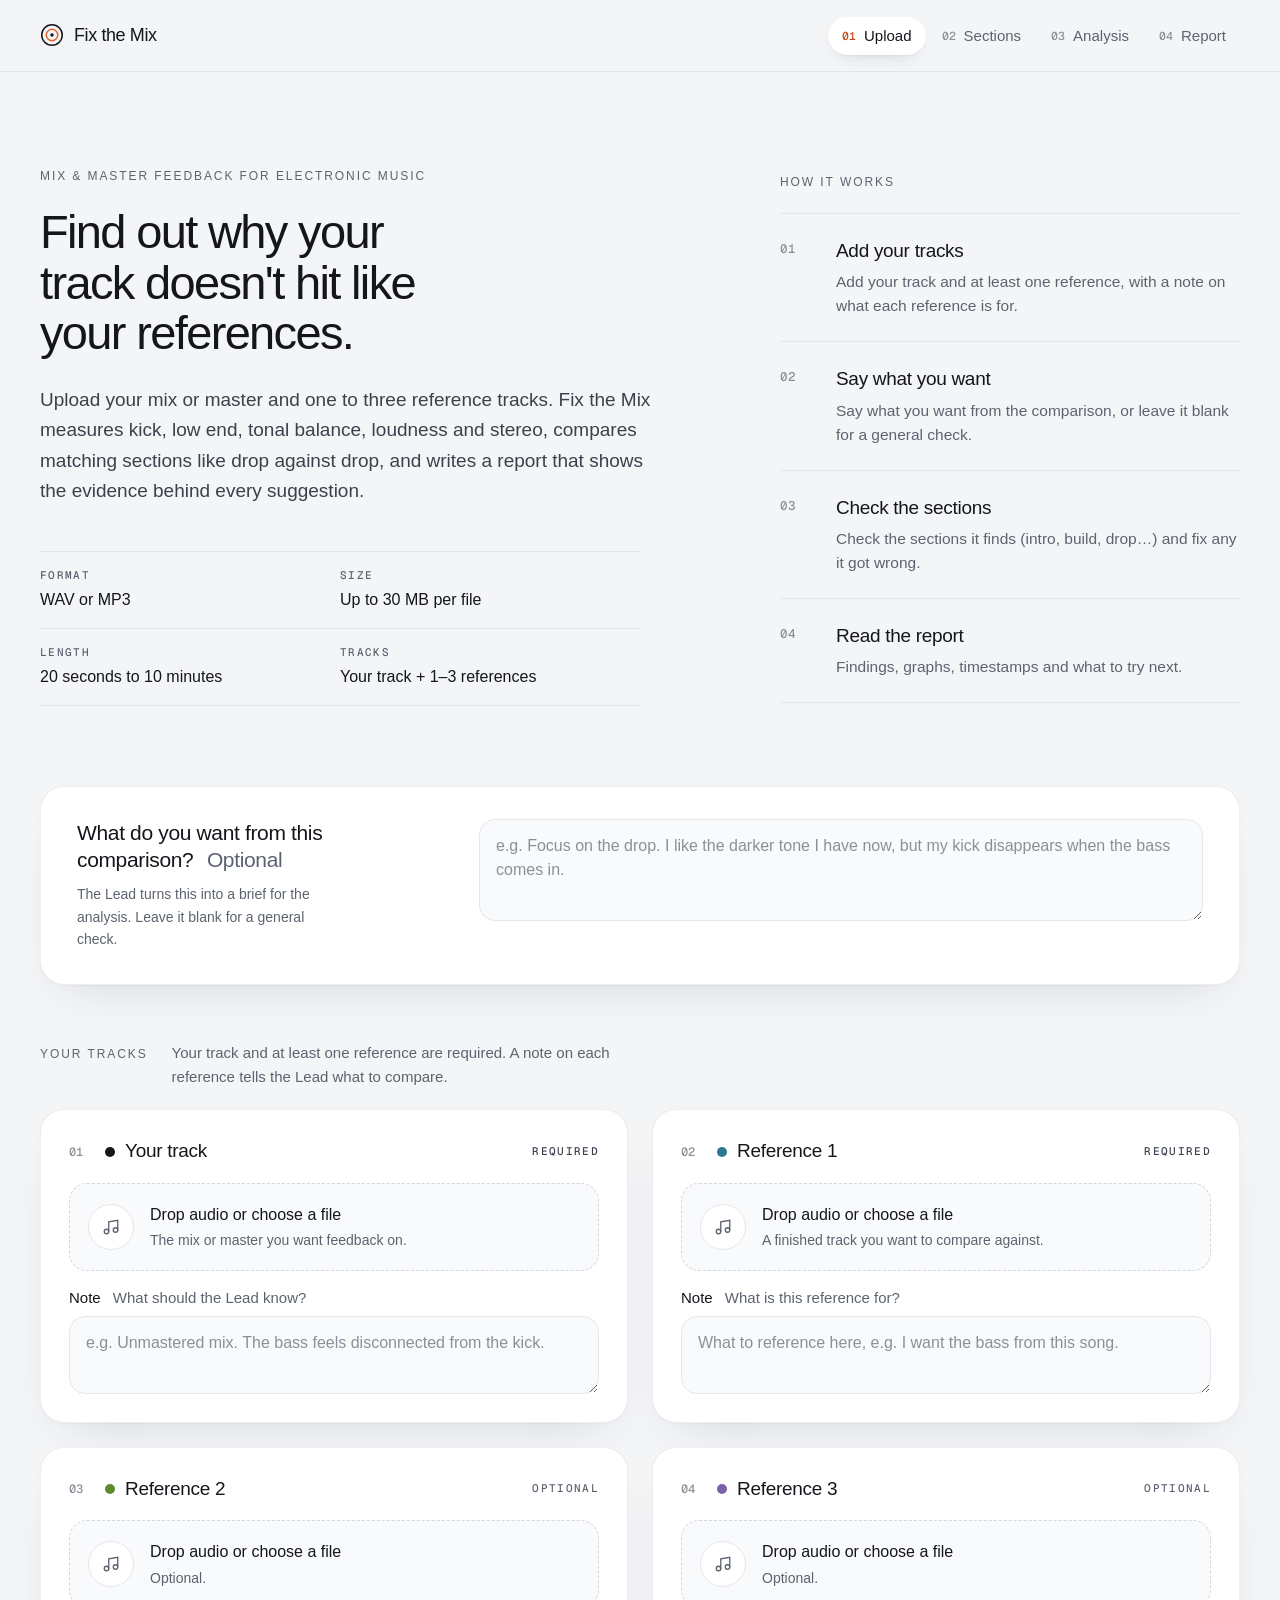
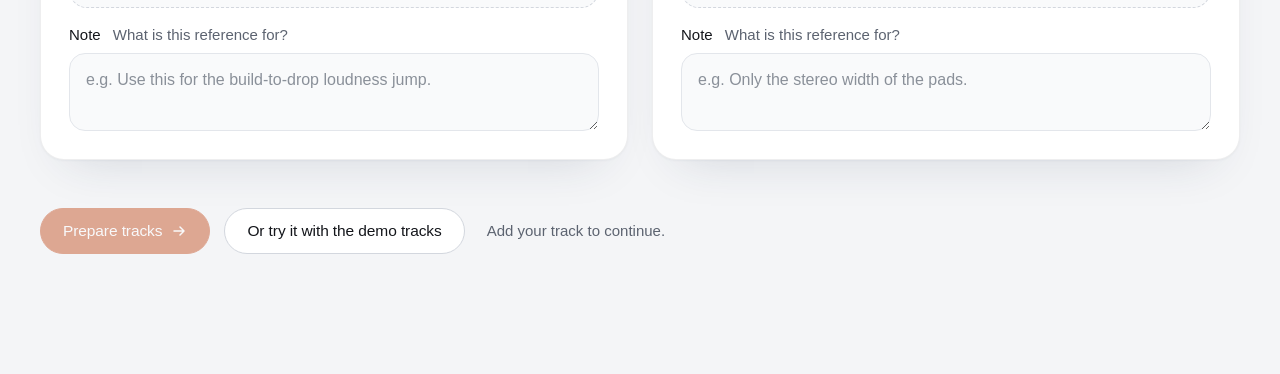
<file: static/index.html>
<!doctype html>
<html lang="en">
<head>
  <meta charset="UTF-8" />
  <meta name="viewport" content="width=device-width, initial-scale=1.0" />
  <title>Fix the Mix</title>
  <meta name="description" content="Evidence-based mix and master feedback for electronic music producers." />
  <link rel="preconnect" href="https://api.fontshare.com" crossorigin />
  <link href="https://api.fontshare.com/v2/css?f[]=satoshi@400,500,700&display=swap" rel="stylesheet" />
  <link rel="preconnect" href="https://fonts.googleapis.com" />
  <link rel="preconnect" href="https://fonts.gstatic.com" crossorigin />
  <link href="https://fonts.googleapis.com/css2?family=Geist+Mono:wght@400;500&display=swap" rel="stylesheet" />
  <link rel="stylesheet" href="/static/styles.css" />
</head>
<body>
  <header class="topbar">
    <div class="brand">
      <svg width="24" height="24" viewBox="0 0 24 24" fill="none" aria-hidden="true"><circle cx="12" cy="12" r="10.25" stroke="#14161b" stroke-width="1.5"/><circle cx="12" cy="12" r="5.75" stroke="#e8622a" stroke-width="1.5"/><circle cx="12" cy="12" r="1.75" fill="#14161b"/></svg>
      <span class="brand-text">Fix the Mix</span>
    </div>
    <nav class="steps" aria-label="Progress">
      <span class="step" data-step="upload"><b>01</b><span class="lbl">Upload</span></span>
      <span class="step" data-step="sections"><b>02</b><span class="lbl">Sections</span></span>
      <span class="step" data-step="analysis"><b>03</b><span class="lbl">Analysis</span></span>
      <span class="step" data-step="report"><b>04</b><span class="lbl">Report</span></span>
    </nav>
  </header>

  <main>
    <!-- Upload -->
    <section id="view-upload" hidden>
      <div class="hero">
        <div>
          <div class="eyebrow">Mix &amp; master feedback for electronic music</div>
          <h1>Find out why your track doesn't hit like your references.</h1>
          <p class="lede">Upload your mix or master and one to three reference tracks. Fix the Mix measures kick, low end,
            tonal balance, loudness and stereo, compares matching sections like drop against drop, and writes a report
            that shows the evidence behind every suggestion.</p>
          <dl class="limits">
            <div><dt>Format</dt><dd>WAV or MP3</dd></div>
            <div><dt>Size</dt><dd>Up to 30 MB per file</dd></div>
            <div><dt>Length</dt><dd>20 seconds to 10 minutes</dd></div>
            <div><dt>Tracks</dt><dd>Your track + 1–3 references</dd></div>
          </dl>
        </div>
        <div class="how">
          <span class="eyebrow">How it works</span>
          <ol>
            <li><span class="n">01</span><div><b>Add your tracks</b><p>Add your track and at least one reference, with a note on what each reference is for.</p></div></li>
            <li><span class="n">02</span><div><b>Say what you want</b><p>Say what you want from the comparison, or leave it blank for a general check.</p></div></li>
            <li><span class="n">03</span><div><b>Check the sections</b><p>Check the sections it finds (intro, build, drop…) and fix any it got wrong.</p></div></li>
            <li><span class="n">04</span><div><b>Read the report</b><p>Findings, graphs, timestamps and what to try next.</p></div></li>
          </ol>
        </div>
      </div>

      <div class="global-comment">
        <div>
          <label class="field-label" for="global-comment">What do you want from this comparison? <span class="field-hint">Optional</span></label>
          <p class="field-help">The Lead turns this into a brief for the analysis. Leave it blank for a general check.</p>
        </div>
        <textarea id="global-comment" rows="3" placeholder="e.g. Focus on the drop. I like the darker tone I have now, but my kick disappears when the bass comes in."></textarea>
      </div>

      <div class="sec-label">
        <span class="eyebrow">Your tracks</span>
        <p>Your track and at least one reference are required. A note on each reference tells the Lead what to compare.</p>
      </div>
      <div class="cards" id="cards"></div>

      <div class="actions">
        <button class="btn primary" id="prepare" type="button" disabled>Prepare tracks<svg width="16" height="16" viewBox="0 0 16 16" fill="none" stroke="currentColor" stroke-width="1.5" stroke-linecap="round" stroke-linejoin="round" aria-hidden="true"><path d="M3 8h10M9 4l4 4-4 4"/></svg></button>
        <button class="btn" id="demo" type="button">Or try it with the demo tracks</button>
        <span class="muted" id="prepare-hint"></span>
        <span class="form-error" id="upload-error"></span>
      </div>
    </section>

    <!-- Sections -->
    <section id="view-sections" hidden>
      <div class="view-head">
        <div>
          <div class="eyebrow">Step 2</div>
          <h2>Check the sections</h2>
          <p class="lede">These sections are suggestions from the audio. Drag a boundary to move it, split or merge
            sections, and relabel anything that's wrong. Comparisons match drop to drop and build to build, so it pays to
            get these right. Your edits become the map the analysis uses.</p>
        </div>
      </div>
      <div class="lead-strip" id="lead-strip">
        <div class="lead-main">
          <div class="lead-head">
            <span class="lead-avatar" aria-hidden="true"><svg width="22" height="22" viewBox="0 0 24 24" fill="none"><circle cx="12" cy="12" r="9" stroke="currentColor" stroke-width="1.5"/><circle cx="12" cy="12" r="4.5" stroke="currentColor" stroke-width="1.5"/></svg></span>
            <span class="lead-id"><b>Lead</b><span>Writes the brief and runs the analysis</span></span>
            <span class="badge" id="brief-badge"></span>
          </div>
          <div class="lead-msg" id="lead-msg" aria-live="polite"></div>
        </div>
        <aside class="lead-brief">
          <span class="eyebrow">The brief</span>
          <div class="brief" id="brief"></div>
        </aside>
        <form class="chat-form" id="lead-form">
          <label class="sr" for="lead-input">Reply to the Lead</label>
          <input id="lead-input" autocomplete="off" placeholder="Answer, or tell the Lead what to change in the brief…" />
          <button class="btn primary" type="submit">Send</button>
        </form>
      </div>
      <div class="keys">
        <span><kbd>Space</kbd> play / pause</span>
        <span><kbd>S</kbd> split at cursor</span>
        <span><kbd>M</kbd> merge with next</span>
        <span><kbd>+</kbd> <kbd>−</kbd> or pinch to zoom</span>
        <span>drag the waveform to scroll</span>
        <span>drag across the overview, or its window's edges, to zoom</span>
        <span>hold <kbd>Alt</kbd> while dragging a boundary to ignore the grid</span>
      </div>
      <div id="editors"></div>
      <div class="confirm-bar">
        <span class="muted" id="confirm-status"></span>
        <button class="btn primary" id="confirm" type="button">Confirm all sections<svg width="16" height="16" viewBox="0 0 16 16" fill="none" stroke="currentColor" stroke-width="1.5" stroke-linecap="round" stroke-linejoin="round" aria-hidden="true"><path d="M3 8h10M9 4l4 4-4 4"/></svg></button>
      </div>
    </section>

    <!-- Analysis -->
    <section id="view-analysis" hidden>
      <div class="an-hero">
        <div>
          <div class="eyebrow">Step 3</div>
          <h2>Analysing your track</h2>
          <p class="lede">The Lead sends specialists to compare kick, low end, tone and loudness, and stereo against your
            references, then checks the differences that matter most for your goals. This usually takes a few minutes.</p>
          <div class="stage-box">
            <span class="eyebrow">Now</span>
            <div class="stage" id="stage" aria-live="polite">Starting</div>
            <div class="fun" id="fun"></div>
            <div class="stage-meta" id="stage-meta"></div>
          </div>
        </div>
        <div class="dial-card">
          <div id="dial"></div>
          <div>
            <ul class="legend-list" id="dial-legend"></ul>
            <p class="dial-note">Each ring is one researcher's latest call. A full turn is 60 s.</p>
          </div>
        </div>
      </div>
      <div class="notice" id="analysis-notice" role="status" hidden>
        <span class="notice-icon" aria-hidden="true"><svg width="18" height="18" viewBox="0 0 16 16" fill="none" stroke="currentColor" stroke-width="1.5" stroke-linecap="round"><circle cx="8" cy="8" r="6.25"/><path d="M8 7.25v3.5M8 5.1v.1"/></svg></span>
        <div class="notice-text"><span class="tag">Notice</span><div id="analysis-notice-text"></div></div>
        <button class="btn sm primary" id="resume" type="button">Continue</button>
      </div>
      <div class="sec-label"><h3 class="sub">What's running</h3><p class="mono">Click a row for its arguments and result</p></div>
      <div class="trace" id="trace"></div>
    </section>

    <!-- Results -->
    <section id="view-results" hidden>
      <div class="view-head">
        <div class="eyebrow">Step 4</div>
        <h2>Your report</h2>
      </div>
      <div class="report-bar" id="report-bar" hidden>
        <p class="st" id="report-status"></p>
        <a class="btn sm" id="report-open" target="_blank" rel="noopener"><svg width="15" height="15" viewBox="0 0 16 16" fill="none" stroke="currentColor" stroke-width="1.5" stroke-linecap="round" stroke-linejoin="round" aria-hidden="true"><path d="M9.5 2.5h4v4M13.5 2.5L7.5 8.5M12 9.5v3.25c0 .41-.34.75-.75.75h-7.5a.75.75 0 01-.75-.75v-7.5c0-.41.34-.75.75-.75H7"/></svg>Open in a new tab</a>
        <a class="btn sm primary" id="report-pdf" download><svg width="15" height="15" viewBox="0 0 16 16" fill="none" stroke="currentColor" stroke-width="1.5" stroke-linecap="round" stroke-linejoin="round" aria-hidden="true"><path d="M8 2.5v8M4.5 7L8 10.5 11.5 7M3 13.5h10"/></svg>Download PDF</a>
      </div>
      <iframe class="report-frame" id="report-frame" title="Mix report" hidden></iframe>
      <!-- Without a written report (an older run, or the Writer failed): the Lead's accepted findings. -->
      <div class="findings-view" id="findings-view" hidden>
        <div class="notice" id="findings-note"></div>
        <p class="lede" id="res-summary"></p>
        <span class="eyebrow">Priorities</span>
        <div class="priorities" id="priorities"></div>
        <div class="two-col">
          <div class="panel"><span class="eyebrow">Keep</span><ul id="preserve"></ul></div>
          <div class="panel"><span class="eyebrow">Limitations</span><ul id="limitations"></ul></div>
        </div>
        <span class="eyebrow">Accepted findings</span>
        <div class="findings" id="findings"></div>
      </div>
      <section class="followup" aria-label="Follow-up">
        <span class="eyebrow">Ask a follow-up</span>
        <div class="chat-log" id="chat-log"></div>
        <form class="chat-form" id="chat-form">
          <label class="sr" for="chat-input">Ask a follow-up</label>
          <input id="chat-input" autocomplete="off" placeholder="e.g. Does the second drop have the same low-end problem?" />
          <button class="btn sm primary" type="submit">Ask</button>
        </form>
        <details class="trace-box" id="trace-box">
          <summary><svg class="chev" width="12" height="12" viewBox="0 0 16 16" fill="none" stroke="currentColor" stroke-width="1.75" stroke-linecap="round" stroke-linejoin="round" aria-hidden="true"><path d="M6 3.5l4.5 4.5L6 12.5"/></svg>Tool trace<span class="mono" id="trace-summary"></span></summary>
          <div class="trace" id="trace-results"></div>
        </details>
        <div class="end-actions">
          <button class="btn" id="edit-sections" type="button">Edit sections and run again</button>
          <span class="mono" id="res-usage"></span>
        </div>
      </section>
    </section>
  </main>

  <div class="overlay" id="overlay" hidden><div class="overlay-box"><span class="spinner"></span><span id="overlay-text">Working…</span></div></div>

  <script type="module" src="/static/app.js"></script>
</body>
</html>
</file>
<file: static/styles.css>
/* Fix the Mix: direction A "Calm" (DESIGN.md §9). A light, quiet page with one orange accent; the section
   editor's canvas stays a dark display (editor.js). Track and section colours are shared with the editor
   and the charts (app/audio/figures.py). */

:root {
  --bg: #f4f5f7;          /* page */
  --bg-raised: #f9fafb;   /* inputs, rails, tool groups */
  --panel: #ffffff;       /* cards */
  --panel-2: #eceef2;     /* sunk: segmented controls, tracks, hover fills */
  --line: #e3e6eb;
  --line-strong: #d3d7de;
  --hair: rgba(20, 22, 27, 0.07);
  --text: #14161b;        /* 16.6:1 on the page */
  --text-2: #3b414c;      /* 9.4:1 */
  --muted: #5c6370;       /* 5.5:1, the smallest body text */
  --faint: #8a9099;       /* placeholders and decorative numbers only */
  --accent: #c2491a;      /* orange ink: primary buttons, focus, links, the current step (4.5:1 on the page) */
  --accent-strong: #a83f16;
  --accent-soft: #fcebe2;
  --accent-ring: rgba(232, 98, 42, 0.22);
  --orange: #e8622a;      /* orange for graphics only: marks, lines, fills (3.1:1) */
  --ok: #2e7752;
  --ok-soft: #e5f1ea;
  --warn: #94600c;
  --warn-soft: #f7eedb;
  --err: #b4283f;
  --err-soft: #f8e6e9;

  --track-user: #14161b;
  --track-ref1: #2a7891;
  --track-ref2: #5d8a2c;
  --track-ref3: #7a62a8;

  --radius: 24px;
  --radius-md: 16px;
  --radius-sm: 12px;
  --shadow: 0 1px 2px rgba(36, 52, 77, 0.04), 0 24px 48px -28px rgba(36, 52, 77, 0.18);
  --shadow-pill: 0 1px 2px rgba(36, 52, 77, 0.06), 0 8px 20px -12px rgba(36, 52, 77, 0.28);
  --shadow-lift: 0 2px 6px rgba(36, 52, 77, 0.05), 0 40px 80px -36px rgba(36, 52, 77, 0.28);
  --ease: cubic-bezier(0.16, 1, 0.3, 1);
  --font: "Satoshi", "Helvetica Neue", Helvetica, Arial, sans-serif;
  --mono: "Geist Mono", "JetBrains Mono", ui-monospace, "SF Mono", Menlo, monospace;
}

* { box-sizing: border-box; }
html { color-scheme: light; -webkit-text-size-adjust: 100%; }
body {
  margin: 0;
  background: var(--bg);
  color: var(--text);
  font: 400 17px/1.6 var(--font);
  -webkit-font-smoothing: antialiased;
  text-rendering: optimizeLegibility;
  min-height: 100vh;
}
button, input, select, textarea { font: inherit; color: inherit; }
[hidden] { display: none !important; }
:focus-visible { outline: 2px solid var(--accent); outline-offset: 3px; }

/* --- Top bar --- */
.topbar {
  position: sticky; top: 0; z-index: 20;
  display: flex; align-items: center; gap: 20px;
  height: 72px; padding: 0 40px;
  background: rgba(244, 245, 247, 0.84);
  -webkit-backdrop-filter: saturate(1.4) blur(16px);
  backdrop-filter: saturate(1.4) blur(16px);
  border-bottom: 1px solid var(--hair);
}
.brand { display: flex; align-items: center; gap: 10px; font-weight: 500; letter-spacing: -0.4px; font-size: 18px; white-space: nowrap; }
.brand svg { flex: none; }
.steps { display: flex; align-items: center; gap: 2px; margin-left: auto; }
.step { display: flex; align-items: center; gap: 8px; height: 38px; padding: 0 14px; border-radius: 999px; font-size: 15px; color: var(--muted); transition: background .18s, color .18s; }
.step b { font: 500 11.5px/1 var(--mono); color: var(--faint); }
.step.active { color: var(--text); background: var(--panel); box-shadow: var(--shadow-pill); }
.step.active b { color: var(--accent); }
.step.done { color: var(--text-2); }
.step.done b { color: var(--ok); }

main { max-width: 1280px; margin: 0 auto; padding: 40px 40px 120px; }

/* --- Type --- */
.eyebrow { display: block; font: 500 12px/1.4 var(--font); letter-spacing: .16em; text-transform: uppercase; color: var(--muted); }
h1 { font-size: 47px; line-height: 1.08; letter-spacing: -1.65px; margin: 22px 0 26px; font-weight: 500; }
h2 { font-size: 37px; line-height: 1.12; letter-spacing: -0.9px; margin: 12px 0 14px; font-weight: 500; }
.lede { color: var(--text-2); font-size: 19px; line-height: 1.6; max-width: 60ch; margin: 0; }
.muted { color: var(--muted); }
.mono { font-family: var(--mono); font-size: 0.92em; font-feature-settings: "tnum" 1; }

/* --- Upload view --- */
.hero { display: grid; grid-template-columns: minmax(0, 7fr) minmax(0, 5fr); gap: 96px; align-items: start; padding: 56px 0 80px; }
.hero h1 { max-width: 14.5ch; }
.limits { display: grid; grid-template-columns: repeat(2, minmax(0, 1fr)); max-width: 600px; margin: 44px 0 0; border-top: 1px solid var(--line); }
.limits div { padding: 16px 0 15px; border-bottom: 1px solid var(--line); }
.limits div:nth-child(odd) { padding-right: 24px; }
.limits dt { margin-bottom: 4px; font: 500 11px/1.4 var(--mono); letter-spacing: .12em; text-transform: uppercase; color: var(--muted); }
.limits dd { margin: 0; font-size: 16px; }
.how { padding-top: 6px; }
.how ol { list-style: none; margin: 22px 0 0; padding: 0; border-top: 1px solid var(--line); }
.how li { display: grid; grid-template-columns: 56px minmax(0, 1fr); padding: 22px 0 23px; border-bottom: 1px solid var(--line); }
.how .n { padding-top: 7px; font: 500 12.5px/1 var(--mono); color: var(--faint); }
.how b { display: block; margin-bottom: 4px; font-weight: 500; font-size: 19px; letter-spacing: -0.3px; }
.how p { margin: 0; font-size: 15.5px; line-height: 1.55; color: var(--muted); }

.field { display: grid; gap: 8px; }
.field-label { display: block; font: 500 15px/1.4 var(--font); }
.field-hint { font-weight: 400; color: var(--muted); margin-left: 8px; }
.field-help { margin: 10px 0 0; font-size: 14px; color: var(--muted); max-width: 34ch; }
textarea {
  width: 100%; resize: vertical; min-height: 76px;
  background: var(--bg-raised); border: 1px solid var(--line); border-radius: var(--radius-md);
  padding: 14px 16px; color: var(--text); font-size: 16px; line-height: 1.5;
  transition: border-color .18s, box-shadow .18s, background .18s;
}
textarea::placeholder, input::placeholder { color: var(--faint); opacity: 1; }
textarea:focus, select:focus, input:focus { outline: none; border-color: var(--accent); background: var(--panel); box-shadow: 0 0 0 4px var(--accent-ring); }

.global-comment {
  display: grid; grid-template-columns: minmax(0, 4fr) minmax(0, 8fr); gap: 40px; align-items: start;
  margin-bottom: 56px; padding: 32px 36px 34px;
  background: var(--panel); border: 1px solid var(--hair); border-radius: var(--radius); box-shadow: var(--shadow);
}
.global-comment .field-label { font-size: 21px; letter-spacing: -0.35px; line-height: 1.3; }
.global-comment textarea { min-height: 84px; }
.sec-label { display: flex; align-items: baseline; gap: 24px; flex-wrap: wrap; margin: 0 0 20px; }
.sec-label p { margin: 0; font-size: 15px; color: var(--muted); max-width: 56ch; }

.cards { display: grid; grid-template-columns: repeat(2, minmax(0, 1fr)); gap: 24px; }
.card {
  display: grid; gap: 16px; align-content: start; padding: 26px 28px 28px; border-radius: var(--radius);
  background: var(--panel); border: 1px solid var(--hair); box-shadow: var(--shadow);
}
.card-head { display: flex; align-items: center; gap: 10px; }
.card-n { width: 26px; font: 500 12px/1 var(--mono); color: var(--faint); }
.card-title { font-weight: 500; font-size: 19px; letter-spacing: -0.3px; }
.dot { width: 10px; height: 10px; border-radius: 50%; background: var(--c); flex: none; }
.tag { margin-left: auto; font: 500 11px/1 var(--mono); text-transform: uppercase; letter-spacing: .12em; color: var(--muted); }
.tag.req { color: var(--text-2); }

.drop {
  display: flex; align-items: center; gap: 16px; min-height: 88px; padding: 16px 18px;
  border: 1px dashed var(--line-strong); border-radius: 18px; background: var(--bg-raised); cursor: pointer;
  transition: border-color .18s, background .18s;
}
.drop:hover { border-color: var(--faint); background: var(--panel); }
.drop.over { border-color: var(--accent); background: var(--accent-soft); }
.drop-icon { flex: none; display: grid; place-items: center; width: 46px; height: 46px; border-radius: 50%; background: var(--panel); border: 1px solid var(--line); color: var(--muted); }
.drop.has-file .drop-icon { color: var(--c); }
.drop-text { display: grid; gap: 2px; flex: 1; min-width: 0; }
.drop-main { font-weight: 500; font-size: 16px; white-space: nowrap; overflow: hidden; text-overflow: ellipsis; }
.drop-sub { font-size: 14px; color: var(--muted); }
.drop.has-file .drop-sub { font: 12.5px/1.5 var(--mono); }
.drop input { display: none; }
.drop.has-file { border-style: solid; border-color: var(--line); background: var(--panel); }
.remove {
  flex: none; display: grid; place-items: center; width: 32px; height: 32px; padding: 0;
  border: 1px solid var(--line); border-radius: 50%; background: var(--panel); color: var(--muted); cursor: pointer;
}
.remove:hover { color: var(--text); border-color: var(--faint); }

.status { display: flex; align-items: center; gap: 8px; min-height: 22px; font: 400 13px/1.5 var(--mono); color: var(--muted); }
.status:empty { display: none; }
.status.err { color: var(--err); font: 400 14.5px/1.5 var(--font); }
.status.ok { color: var(--ok); }
.bar { flex: 1; height: 4px; border-radius: 4px; background: var(--panel-2); overflow: hidden; }
.bar > span { display: block; height: 100%; width: 0; background: var(--accent); transition: width .2s; }
.bar.indeterminate > span { width: 35%; animation: slide 1.1s ease-in-out infinite; }
@keyframes slide { 0% { transform: translateX(-100%); } 100% { transform: translateX(300%); } }
.spinner { width: 13px; height: 13px; border: 2px solid var(--line-strong); border-top-color: var(--accent); border-radius: 50%; animation: spin .8s linear infinite; flex: none; }
@keyframes spin { to { transform: rotate(360deg); } }

.actions { display: flex; align-items: center; gap: 14px; margin-top: 48px; flex-wrap: wrap; }
.actions .muted { font-size: 15px; margin-left: 8px; }
.btn {
  display: inline-flex; align-items: center; justify-content: center; gap: 9px; height: 46px; padding: 0 22px;
  border-radius: 999px; border: 1px solid var(--line-strong); background: var(--panel); color: var(--text);
  font: 500 15.5px/1 var(--font); letter-spacing: -0.1px; white-space: nowrap; text-decoration: none; cursor: pointer;
  transition: transform .18s var(--ease), background .18s, border-color .18s, box-shadow .18s, opacity .18s;
}
.btn:hover { border-color: var(--faint); }
.btn:active { transform: scale(0.98); }
.btn:disabled { opacity: .45; cursor: not-allowed; transform: none; }
.btn svg { flex: none; }
.btn.primary { background: var(--accent); border-color: var(--accent); color: #fff; box-shadow: 0 10px 24px -12px rgba(194, 73, 26, 0.65); }
.btn.primary:hover { background: var(--accent-strong); border-color: var(--accent-strong); }
.btn.primary:disabled { box-shadow: none; }
.btn.ghost { background: transparent; border-color: transparent; color: var(--text-2); }
.btn.ghost:hover { color: var(--text); background: var(--panel); border-color: var(--line); }
.form-error { color: var(--err); font-size: 14.5px; }

/* --- Sections view --- */
.view-head { padding-top: 40px; margin-bottom: 40px; }
.keys { display: flex; flex-wrap: wrap; align-items: center; gap: 10px 20px; padding: 30px 4px 26px; font-size: 13.5px; color: var(--muted); }
.keys > span { display: inline-flex; align-items: center; gap: 6px; }
kbd {
  display: inline-grid; place-items: center; min-width: 26px; height: 26px; padding: 0 7px; border-radius: 8px;
  background: var(--panel); border: 1px solid var(--line); box-shadow: 0 1px 0 var(--line-strong);
  font: 500 12px/1 var(--mono); color: var(--text);
}
.sr { position: absolute; width: 1px; height: 1px; overflow: hidden; clip: rect(0 0 0 0); white-space: nowrap; }

.editor {
  margin-bottom: 28px; padding: 24px 28px 22px; border-radius: var(--radius);
  background: var(--panel); border: 1px solid var(--hair); box-shadow: var(--shadow);
  outline: none; transition: background .18s, box-shadow .18s;
}
.editor:focus-visible { box-shadow: var(--shadow), 0 0 0 3px var(--accent-ring); }
.editor.accepted { background: rgba(255, 255, 255, 0.6); box-shadow: none; }
.ed-head { display: flex; align-items: center; gap: 12px; flex-wrap: wrap; margin-bottom: 18px; }
.ed-title { font-size: 20px; font-weight: 500; letter-spacing: -0.4px; white-space: nowrap; }
.ed-file { flex: 1 1 160px; min-width: 0; font: 400 13px/1.4 var(--mono); color: var(--muted); white-space: nowrap; overflow: hidden; text-overflow: ellipsis; }
.btn.sm { height: 38px; padding: 0 16px; font-size: 14.5px; }
.badge {
  display: inline-flex; align-items: center; gap: 7px; height: 28px; padding: 0 12px; border-radius: 999px;
  background: var(--panel-2); color: var(--text-2); font: 500 13px/1 var(--font); white-space: nowrap;
}
.badge.ok { background: var(--ok-soft); color: var(--ok); }
.badge.warn { background: var(--warn-soft); color: var(--warn); }
.badge .pulse { width: 7px; height: 7px; border-radius: 50%; background: var(--orange); animation: breathe 2.4s var(--ease) infinite; }
@keyframes breathe { 0%, 100% { opacity: .35; transform: scale(.8); } 50% { opacity: 1; transform: scale(1); } }

/* The waveform frames: dark displays inside the light card (editor.js draws them). */
.canvas-wrap { position: relative; border-radius: 18px; overflow: hidden; background: #0e1115; border: 1px solid #0e1115; }
.ov-wrap { margin-bottom: 10px; border-radius: 14px; }
.overview { display: block; width: 100%; height: 44px; cursor: crosshair; touch-action: pan-y; }
.main-canvas { display: block; width: 100%; height: 240px; cursor: crosshair; }

.toolbar { display: flex; flex-wrap: wrap; align-items: flex-end; gap: 16px 22px; padding-top: 18px; }
.tg { display: grid; gap: 7px; }
.tg-l { padding-left: 4px; font: 500 10.5px/1 var(--mono); letter-spacing: .14em; text-transform: uppercase; color: var(--muted); }
.group { display: flex; align-items: center; gap: 2px; padding: 3px; border-radius: 999px; background: var(--bg-raised); border: 1px solid var(--line); }
.tb {
  display: inline-flex; align-items: center; gap: 6px; height: 32px; padding: 0 13px; border-radius: 999px;
  border: 0; background: transparent; color: var(--text-2); font: 500 13.5px/1 var(--font); cursor: pointer; white-space: nowrap;
  transition: background .18s, color .18s, transform .18s var(--ease);
}
.tb:hover { background: var(--panel); color: var(--text); }
.tb:active { transform: scale(0.97); }
.tb.on { background: var(--panel); color: var(--text); box-shadow: 0 1px 2px rgba(36, 52, 77, 0.1), 0 0 0 1px var(--line); }
.tb.play { padding: 0 15px 0 12px; background: var(--text); color: #fff; }
.tb.play:hover { background: #2a2e36; color: #fff; }
.tb svg { width: 14px; height: 14px; }
.tb .mono, .tb.mono { font-family: var(--mono); font-size: 12.5px; font-weight: 500; }
.tb-sep { width: 1px; height: 18px; margin: 0 4px; background: var(--line-strong); }
.toolbar select {
  appearance: none; height: 32px; padding: 0 30px 0 13px; border: 0; border-radius: 999px; cursor: pointer;
  background: var(--panel) url("data:image/svg+xml,%3Csvg xmlns='http://www.w3.org/2000/svg' width='10' height='10' viewBox='0 0 10 10' fill='none' stroke='%235c6370' stroke-width='1.5' stroke-linecap='round'%3E%3Cpath d='M2.5 4l2.5 2.5L7.5 4'/%3E%3C/svg%3E") no-repeat right 11px center;
  box-shadow: 0 0 0 1px var(--line); font: 500 13.5px/1 var(--font); color: var(--text);
}
.toolbar input[type=number] {
  width: 88px; height: 32px; padding: 0 8px 0 12px; border: 0; border-radius: 999px;
  background: var(--panel); box-shadow: 0 0 0 1px var(--line); font: 500 13px/1 var(--mono); color: var(--text);
}
.toolbar select:focus, .toolbar input[type=number]:focus { outline: none; background-color: var(--panel); box-shadow: 0 0 0 2px var(--accent); }
.tg-readout { margin-left: auto; justify-items: end; }
.readout {
  display: inline-flex; align-items: center; justify-content: center; min-width: 176px; height: 40px; padding: 0 16px;
  border-radius: 12px; background: var(--bg-raised); border: 1px solid var(--line);
  font: 500 15px/1 var(--mono); letter-spacing: -0.2px; color: var(--text); white-space: nowrap;
}

.confirm-bar {
  position: fixed; left: 0; right: 0; bottom: 0; z-index: 15;
  display: flex; align-items: center; justify-content: flex-end; gap: 24px;
  min-height: 78px; padding: 12px max(40px, calc((100vw - 1280px) / 2 + 40px));
  background: rgba(255, 255, 255, 0.86); -webkit-backdrop-filter: saturate(1.4) blur(16px); backdrop-filter: saturate(1.4) blur(16px);
  border-top: 1px solid var(--hair);
}
.confirm-bar .muted { font-size: 15px; }
.confirm-bar b { font: 500 14px/1 var(--mono); color: var(--text); }

/* --- The Lead's brief (sections view) --- */
.lead-strip {
  display: grid; grid-template-columns: minmax(0, 7fr) minmax(0, 5fr); overflow: hidden;
  background: var(--panel); border: 1px solid var(--hair); border-radius: var(--radius); box-shadow: var(--shadow);
}
.lead-main { padding: 34px 44px 30px; }
.lead-head { display: flex; align-items: center; gap: 14px; flex-wrap: wrap; margin-bottom: 22px; }
.lead-avatar { flex: none; display: grid; place-items: center; width: 44px; height: 44px; border-radius: 50%; background: var(--accent-soft); color: var(--accent); }
.lead-id b { display: block; font-weight: 500; font-size: 18px; letter-spacing: -0.3px; line-height: 1.2; }
.lead-id span { font-size: 14px; color: var(--muted); }
.lead-head .badge { margin-left: auto; }
.lead-msg { max-width: 66ch; font-size: 16px; line-height: 1.65; color: var(--text-2); }
.lead-msg p { margin: 0 0 14px; }
.lead-msg p:last-child { margin-bottom: 0; }
.lead-msg ul { list-style: none; margin: 0 0 14px; padding: 0; }
.lead-msg li { position: relative; margin: 0 0 8px; padding-left: 22px; }
.lead-msg li::before { content: ""; position: absolute; left: 3px; top: .82em; width: 9px; height: 1px; background: var(--faint); }
.lead-msg strong { font-weight: 500; color: var(--text); }
.skel { display: grid; gap: 12px; padding: 6px 0 10px; }
.skel i { position: relative; display: block; height: 12px; border-radius: 6px; background: var(--panel-2); overflow: hidden; }
.skel i::after { content: ""; position: absolute; inset: 0; background: linear-gradient(90deg, transparent, rgba(255, 255, 255, 0.85), transparent); transform: translateX(-100%); animation: sheen 1.8s var(--ease) infinite; }
@keyframes sheen { to { transform: translateX(100%); } }
.thinking { display: flex; align-items: center; gap: 10px; color: var(--muted); }
.lead-brief { padding: 34px 36px 30px; background: var(--bg-raised); border-left: 1px solid var(--hair); }
.brief dl { margin: 18px 0 0; border-top: 1px solid var(--line); }
.brief dl > div { display: grid; grid-template-columns: 104px minmax(0, 1fr); gap: 14px; padding: 13px 0; border-bottom: 1px solid var(--line); }
.brief dt { display: flex; align-items: flex-start; gap: 7px; padding-top: 3px; font: 500 11px/1.5 var(--mono); letter-spacing: .1em; text-transform: uppercase; color: var(--muted); }
.brief dt .dot { width: 8px; height: 8px; margin-top: 4px; }
.brief dd { margin: 0; font-size: 14.5px; line-height: 1.55; color: var(--text-2); }
.brief dd ul { display: grid; gap: 5px; list-style: none; margin: 0; padding: 0; }
.brief .not { display: block; color: var(--muted); font-style: italic; }
.brief-empty { margin: 18px 0 0; font-size: 14.5px; color: var(--muted); }
.chat-form { display: flex; gap: 10px; margin-top: 12px; }
.chat-form input {
  flex: 1; min-width: 0; height: 46px; padding: 0 20px; border-radius: 999px;
  background: var(--bg-raised); border: 1px solid var(--line); color: var(--text); font-size: 16px;
  transition: border-color .18s, box-shadow .18s, background .18s;
}
.lead-strip .chat-form { grid-column: 1 / -1; align-items: center; margin: 0; padding: 14px 16px 14px 20px; border-top: 1px solid var(--hair); background: var(--panel); }

/* --- Analysis view --- */
h3.sub { margin: 30px 0 10px; font: 500 12px/1.4 var(--font); letter-spacing: .16em; text-transform: uppercase; color: var(--muted); }
.sec-label h3.sub { margin: 0; font-size: 22px; line-height: 1.3; letter-spacing: -0.4px; text-transform: none; color: var(--text); }
.sec-label p.mono { font-size: 12.5px; }

.an-hero { display: grid; grid-template-columns: minmax(0, 4.4fr) minmax(0, 7.6fr); gap: 64px; align-items: center; padding: 40px 0 56px; }
.stage-box { display: grid; gap: 10px; margin-top: 44px; padding-top: 26px; border-top: 1px solid var(--line); }
.stage { font-size: 26px; line-height: 1.25; letter-spacing: -0.6px; }
.fun { min-height: 28px; font-size: 17px; color: var(--muted); }
.stage-meta { margin-top: 8px; font: 400 13px/1.5 var(--mono); color: var(--muted); }

.dial-card {
  display: grid; grid-template-columns: minmax(0, 1fr) 232px; gap: 36px; align-items: center; padding: 36px 36px 32px;
  background: var(--panel); border: 1px solid var(--hair); border-radius: var(--radius); box-shadow: var(--shadow);
}
.dial { display: block; width: 100%; max-width: 440px; height: auto; margin: 0 auto; overflow: visible; }
.dial .tick { stroke: var(--line-strong); stroke-width: 1; }
.dial .tick.l { stroke: var(--faint); }
.dial .ring { fill: none; stroke: var(--panel-2); stroke-width: 5; }
.dial .arc { fill: none; stroke: var(--c); stroke-width: 5; stroke-linecap: round; }
.dial .head circle { fill: var(--c); }
.dial .head .knob { stroke: #fff; stroke-width: 1.5; }
.dial .head .halo { opacity: 0; transform-box: fill-box; transform-origin: center; }
.dial .head.live .halo { opacity: .22; animation: halo 2.8s var(--ease) infinite; }
@keyframes halo { 0%, 100% { opacity: .12; transform: scale(.8); } 50% { opacity: .3; transform: scale(1.15); } }
.dial .rlab { font: 500 9px/1 var(--mono); letter-spacing: .12em; text-transform: uppercase; fill: var(--muted); }
.dial .clock { font: 500 34px/1 var(--mono); letter-spacing: -1px; fill: var(--text); }
.dial .clock-l { font: 500 9.5px/1 var(--mono); letter-spacing: .16em; fill: var(--muted); }
.dial .sweep { transform-origin: 220px 220px; animation: spin 60s linear infinite; }
.dial .sweep circle { fill: var(--text); }
.dial .rp { fill: none; stroke: var(--orange); stroke-width: 1; opacity: 0; transform-box: fill-box; transform-origin: center; animation: ripple 7.2s var(--ease) infinite; }
.dial.idle .sweep, .dial.idle .rp { animation: none; }
.dial.idle .sweep { opacity: 0; }
@keyframes ripple { 0% { opacity: .5; transform: scale(.6); } 70% { opacity: 0; transform: scale(1.5); } 100% { opacity: 0; transform: scale(1.5); } }
.legend-list { list-style: none; margin: 0; padding: 0; border-top: 1px solid var(--line); }
.legend-list li { display: grid; grid-template-columns: 14px minmax(0, 1fr) auto; gap: 4px 10px; align-items: center; padding: 12px 0; border-bottom: 1px solid var(--line); }
.legend-list .k { width: 14px; height: 4px; border-radius: 2px; background: var(--c); }
.legend-list b { font-weight: 500; font-size: 15px; }
.legend-list .t { font: 400 12.5px/1 var(--mono); color: var(--muted); }
.legend-list .s { grid-column: 2 / -1; margin-top: -2px; font-size: 13px; color: var(--muted); }
.legend-list li.live .t { color: var(--text); }
.legend-list li.err .k { background: var(--err); }
.legend-list li.err .s { color: var(--err); }
.legend-list li.off .k { background: var(--panel-2); }
.legend-list li.off b { color: var(--muted); }
.dial-note { margin: 14px 0 0; font-size: 12.5px; line-height: 1.5; color: var(--muted); }

.notice {
  display: flex; align-items: center; gap: 16px; margin: 0 0 40px; padding: 18px 18px 18px 22px;
  border-radius: 20px; background: var(--panel); border: 1px solid var(--line); color: var(--text-2); font-size: 15.5px;
}
.notice-icon { flex: none; display: grid; place-items: center; width: 36px; height: 36px; border-radius: 50%; background: var(--warn-soft); color: var(--warn); }
.notice-text { flex: 1; min-width: 0; }
.notice .tag { display: block; margin: 0 0 4px; }
.notice p { margin: 0; }
.notice .btn { flex: none; margin-left: auto; }

/* The trace: one row per task in tree order, on a shared time axis. */
.trace { position: relative; border-top: 1px solid var(--line); font-size: 14.5px; }
.tr-axis, .tr > summary { display: grid; grid-template-columns: minmax(0, 360px) minmax(0, 1fr) 92px; gap: 20px; align-items: center; }
.tr-axis { height: 34px; border-bottom: 1px solid var(--line); font: 400 11px/1 var(--mono); color: var(--muted); }
.tr-axis .ax { position: relative; height: 100%; }
.tr-axis .ax span { position: absolute; top: 12px; transform: translateX(-50%); }
.tr-axis .ax span:first-child { transform: none; }
.tr-axis .r { text-align: right; }
.tr { border-bottom: 1px solid var(--hair); }
.tr > summary { min-height: 42px; padding: 0 6px 0 4px; border-radius: 10px; list-style: none; cursor: pointer; transition: background .18s; }
.tr > summary::-webkit-details-marker { display: none; }
.tr > summary:hover { background: rgba(255, 255, 255, 0.7); }
.tr-l { display: flex; align-items: center; gap: 8px; min-width: 0; padding-left: calc(var(--d, 0) * 22px); color: var(--text-2); }
.tr-l .nm { overflow: hidden; text-overflow: ellipsis; white-space: nowrap; }
.tr-l .chev { flex: none; color: var(--faint); transition: transform .18s var(--ease); }
.tr[open] .chev { transform: rotate(90deg); }
.tr-l .elbow { flex: none; width: 10px; height: 10px; margin: -8px -2px 0 -10px; border-left: 1px solid var(--line-strong); border-bottom: 1px solid var(--line-strong); border-bottom-left-radius: 4px; }
.tr.model_call .tr-l { color: var(--text); font-weight: 500; }
.tr.helper .tr-l { color: var(--muted); }
.tr.error .tr-l { color: var(--err); }
.tr-l .badge { height: 20px; padding: 0 8px; font-size: 11.5px; }
.badge.err { background: var(--err-soft); color: var(--err); }
.rd { flex: none; padding: 4px 6px; border-radius: 6px; background: var(--panel-2); color: var(--text-2); font: 500 10.5px/1 var(--mono); }
.tr.error .rd { background: var(--err-soft); color: var(--err); }
.tr-lane { position: relative; height: 12px; }
.tr-bar { position: absolute; top: 2px; height: 8px; border-radius: 4px; background: var(--c); overflow: hidden; }
.tr.helper .tr-bar { top: 3px; height: 6px; }
.tr-bar.dot { width: 8px !important; height: 8px; top: 2px; margin-left: -4px; border-radius: 50%; }
.tr-bar.run::after { content: ""; position: absolute; inset: 0; background: linear-gradient(90deg, transparent, rgba(255, 255, 255, 0.7), transparent); transform: translateX(-100%); animation: sheen 2.6s var(--ease) infinite; }
.tr-time { display: flex; justify-content: flex-end; align-items: center; gap: 7px; font: 400 12.5px/1 var(--mono); color: var(--muted); }
.tr-time .live { width: 6px; height: 6px; border-radius: 50%; background: var(--orange); animation: breathe 2.4s var(--ease) infinite; }
.tr.error .tr-time { color: var(--err); }
.tr-body { display: grid; grid-template-columns: repeat(2, minmax(0, 1fr)); gap: 14px 20px; padding: 6px 6px 20px calc(var(--d, 0) * 22px + 26px); }
.tr-meta { grid-column: 1 / -1; font: 400 12px/1.5 var(--mono); color: var(--muted); }
.tr-k { display: block; margin-bottom: 8px; font: 500 10.5px/1 var(--mono); letter-spacing: .12em; text-transform: uppercase; color: var(--muted); }
.tr-body pre {
  margin: 0; max-height: 260px; overflow: auto; padding: 12px 14px; border-radius: 12px; background: var(--panel); border: 1px solid var(--line);
  font: 400 12px/1.6 var(--mono); color: var(--text-2); white-space: pre-wrap; word-break: break-word;
}
.tr.error pre.res { border-color: #efc9d0; background: var(--err-soft); color: #7d1b2c; }

/* --- Results view --- */
/* One reading column: the bar, the report, the follow-up and the trace line up. */
#view-results > * { max-width: 1000px; margin-left: auto; margin-right: auto; }
.report-bar {
  display: flex; align-items: center; gap: 12px; flex-wrap: wrap; margin-bottom: 32px; padding: 10px 10px 10px 14px;
  border-radius: 999px; background: var(--panel); border: 1px solid var(--line);
}
.st { display: flex; align-items: center; gap: 12px; flex: 1; min-width: 240px; margin: 0; font-size: 15px; line-height: 1.45; color: var(--text-2); }
.st .ic { flex: none; display: grid; place-items: center; width: 28px; height: 28px; border-radius: 50%; background: var(--ok-soft); color: var(--ok); }
.st.warn { color: var(--warn); }
.st.warn .ic { background: var(--warn-soft); color: var(--warn); }
.report-frame {
  display: block; width: 100%; min-height: 600px; border: 1px solid var(--hair); border-radius: 28px;
  background: var(--panel); box-shadow: var(--shadow-lift); overflow: hidden;
}

/* Without a written report: the Lead's accepted findings, laid out like the report. */
.findings-view > .notice { margin-bottom: 36px; }
.findings-view > .lede { max-width: none; margin-bottom: 72px; font-size: 21px; line-height: 1.55; letter-spacing: -0.25px; color: var(--text); }
.findings-view > .eyebrow { margin-bottom: 16px; }
.priorities { margin-bottom: 72px; }
.priority { display: grid; grid-template-columns: 72px minmax(0, 1fr); padding: 34px 0 30px; border-top: 1px solid var(--line); }
.priority-n { padding-top: 9px; font: 500 14px/1 var(--mono); color: var(--accent); }
.priority h3 { margin: 0 0 12px; font-size: 27px; font-weight: 500; line-height: 1.2; letter-spacing: -0.7px; }
.priority .why { margin: 0 0 22px; font-size: 17px; color: var(--text-2); }
.finding { padding: 14px 0; border-top: 1px solid var(--line); font-size: 15px; line-height: 1.6; color: var(--text-2); }
.finding p { margin: 0 0 6px; }
.finding p:last-child { margin: 0; }
.finding .k { display: inline-block; margin-right: 8px; font: 500 10.5px/1 var(--mono); letter-spacing: .12em; text-transform: uppercase; color: var(--muted); }
.finding .k.try { color: var(--accent); }
.small { font-size: 13.5px; }
.vals { display: flex; flex-wrap: wrap; gap: 6px; margin-top: 8px; }
.val { padding: 3px 8px; border-radius: 6px; background: var(--panel-2); color: var(--text); font-size: 12px; cursor: help; }
.two-col { display: grid; grid-template-columns: repeat(2, minmax(0, 1fr)); gap: 16px; margin-bottom: 72px; }
.panel, .group-card { padding: 26px 28px 22px; border-radius: var(--radius); background: var(--panel); border: 1px solid var(--hair); box-shadow: var(--shadow); }
.panel .eyebrow { margin-bottom: 12px; }
.panel ul { list-style: none; margin: 0; padding: 0; border-top: 1px solid var(--line); }
.panel li { position: relative; padding: 11px 0 11px 22px; border-bottom: 1px solid var(--line); font-size: 15px; line-height: 1.55; color: var(--text-2); }
.panel li:last-child { border-bottom: 0; }
.panel li::before { content: ""; position: absolute; left: 2px; top: 22px; width: 9px; height: 1px; background: var(--orange); }
.panel li.muted::before { background: var(--faint); }
.findings { display: grid; gap: 16px; }
.group-card h3 { display: flex; align-items: center; gap: 10px; margin: 0 0 10px; font-size: 19px; font-weight: 500; letter-spacing: -0.3px; }
.figs { display: grid; grid-template-columns: repeat(auto-fill, minmax(280px, 1fr)); gap: 12px; margin-top: 18px; }
.figs:empty { display: none; }
.figs figure { margin: 0; border-radius: var(--radius-sm); background: var(--bg-raised); border: 1px solid var(--line); overflow: hidden; }
.figs img { display: block; width: 100%; height: auto; }
.figs figcaption { padding: 8px 12px 10px; border-top: 1px solid var(--line); font-size: 12.5px; color: var(--text-2); }

/* Follow-up: the Lead's replies as bubbles beside its mark, yours as orange pills. */
.followup { margin-top: 72px; }
.followup > .eyebrow { margin-bottom: 18px; }
.chat-log { display: grid; gap: 18px; }
.chat-log:not(:empty) { margin-bottom: 22px; }
.msg.assistant { display: grid; grid-template-columns: 44px minmax(0, 1fr); gap: 16px; align-items: start; }
.bubble { min-width: 0; padding: 22px 26px; border-radius: 4px 22px 22px 22px; background: var(--panel); border: 1px solid var(--line); font-size: 16px; line-height: 1.65; color: var(--text-2); }
.bubble .who { display: block; margin-bottom: 10px; font: 500 11px/1 var(--mono); letter-spacing: .12em; text-transform: uppercase; color: var(--muted); }
.bubble p { margin: 0 0 12px; }
.bubble p:last-child { margin: 0; }
.bubble ul { list-style: none; margin: 0 0 12px; padding: 0; }
.bubble li { position: relative; margin: 0 0 8px; padding-left: 22px; }
.bubble li::before { content: ""; position: absolute; left: 3px; top: .82em; width: 9px; height: 1px; background: var(--faint); }
.bubble strong { font-weight: 500; color: var(--text); }
.bubble .thinking { flex-wrap: wrap; gap: 12px; }
.bubble .thinking b { font-weight: 500; color: var(--text); }
.dots { display: inline-flex; gap: 4px; }
.dots i { width: 5px; height: 5px; border-radius: 50%; background: var(--orange); animation: breathe 1.8s var(--ease) infinite; }
.dots i:nth-child(2) { animation-delay: .25s; }
.dots i:nth-child(3) { animation-delay: .5s; }
.msg.user {
  justify-self: end; max-width: min(560px, 86%); margin: 0; padding: 14px 20px; border-radius: 22px 22px 4px 22px;
  background: var(--accent); color: #fff; font-size: 16px; line-height: 1.5; overflow-wrap: anywhere;
}
.followup .chat-form { align-items: center; margin: 0; padding: 7px; border-radius: 999px; background: var(--panel); border: 1px solid var(--line); box-shadow: var(--shadow-pill); transition: border-color .18s, box-shadow .18s; }
.followup .chat-form:focus-within { border-color: var(--accent); box-shadow: 0 0 0 4px var(--accent-ring); }
.followup .chat-form input, .followup .chat-form input:focus { height: 40px; padding: 0 14px; border: 0; background: transparent; box-shadow: none; }
.trace-box { margin-top: 32px; border-top: 1px solid var(--line); border-bottom: 1px solid var(--line); }
.trace-box > summary { display: flex; align-items: center; gap: 10px; height: 58px; list-style: none; cursor: pointer; font-weight: 500; }
.trace-box > summary::-webkit-details-marker { display: none; }
.trace-box > summary .chev { flex: none; color: var(--faint); transition: transform .18s var(--ease); }
.trace-box[open] > summary .chev { transform: rotate(90deg); }
.trace-box > summary .mono { margin-left: auto; font-size: 12.5px; font-weight: 400; color: var(--muted); }
.trace-box .trace { margin-bottom: 24px; }
.end-actions { display: flex; align-items: center; gap: 18px; flex-wrap: wrap; padding-top: 28px; }
.end-actions .mono { font-size: 13px; color: var(--muted); }

.overlay { position: fixed; inset: 0; z-index: 30; display: grid; place-items: center; background: rgba(244, 245, 247, 0.72); -webkit-backdrop-filter: blur(6px); backdrop-filter: blur(6px); }
.overlay-box { display: flex; align-items: center; gap: 14px; padding: 18px 22px; border-radius: var(--radius); background: var(--panel); border: 1px solid var(--line); box-shadow: var(--shadow); }

@media (max-width: 860px) {
  .hero { grid-template-columns: minmax(0, 1fr); }
  .two-col { grid-template-columns: 1fr; }
  .an-hero { grid-template-columns: minmax(0, 1fr); gap: 32px; padding: 20px 0 40px; }
  .stage-box { margin-top: 28px; }
  .dial-card { grid-template-columns: minmax(0, 1fr); gap: 20px; padding: 20px 18px; }
  .notice { flex-wrap: wrap; }
  .notice .btn { width: 100%; }
  .tr-axis { grid-template-columns: minmax(0, 1fr) 70px; }
  .tr-axis .ax { display: none; }
  .tr > summary { grid-template-columns: minmax(0, 1fr) 70px; grid-template-areas: "l t" "b b"; gap: 2px 10px; padding: 8px 4px 10px; }
  .tr-l { grid-area: l; padding-left: calc(var(--d, 0) * 14px); }
  .tr-lane { grid-area: b; margin-left: calc(var(--d, 0) * 14px); }
  .tr-time { grid-area: t; }
  .tr-body { grid-template-columns: minmax(0, 1fr); padding-left: 4px; }
  .topbar { height: 60px; padding: 0 16px; gap: 8px; }
  .brand { font-size: 16px; }
  .brand-text { display: none; }
  .step { height: 34px; padding: 0 10px; font-size: 14px; }
  .step:not(.active) .lbl { display: none; }
  main { padding: 28px 16px 120px; }
  h1 { font-size: 36px; letter-spacing: -1.2px; }
  h2 { font-size: 30px; letter-spacing: -0.7px; }
  .lede { font-size: 17px; }
  .hero { gap: 48px; padding: 20px 0 48px; }
  .how li { grid-template-columns: 40px minmax(0, 1fr); padding: 18px 0; }
  .limits { grid-template-columns: minmax(0, 1fr); }
  .limits div:nth-child(odd) { padding-right: 0; }
  .global-comment { grid-template-columns: minmax(0, 1fr); gap: 16px; padding: 24px 20px; margin-bottom: 40px; }
  .cards { grid-template-columns: minmax(0, 1fr); gap: 16px; }
  .card { padding: 20px 18px 22px; }
  .actions { margin-top: 36px; }
  .actions .btn { width: 100%; }
  .actions .muted { margin-left: 0; }
  .view-head { padding-top: 20px; margin-bottom: 28px; }
  .lead-strip { grid-template-columns: minmax(0, 1fr); }
  .lead-main { padding: 24px 20px; }
  .lead-head .badge { margin-left: 0; }
  .lead-brief { padding: 24px 20px; border-left: 0; border-top: 1px solid var(--hair); }
  .brief dl > div { grid-template-columns: minmax(0, 1fr); gap: 4px; }
  .lead-strip .chat-form { padding: 12px; }
  .lead-strip .chat-form .btn { padding: 0 18px; }
  .keys { gap: 10px 18px; padding: 24px 0 20px; }
  .editor { padding: 18px 16px; }
  .ed-file { flex-basis: 100%; order: 3; }
  .ed-head .btn { margin-left: auto; }
  .toolbar { gap: 12px 10px; }
  .tg { max-width: 100%; }
  .group { flex-wrap: wrap; border-radius: 18px; }
  .group .tb-sep { display: none; }
  .tg-readout { margin-left: 0; justify-items: start; width: 100%; }
  .readout { width: 100%; }
  .confirm-bar { flex-direction: column; align-items: stretch; gap: 10px; padding: 12px 16px; }
  .confirm-bar .muted { font-size: 13.5px; text-align: center; }
  .report-bar { border-radius: 22px; padding: 14px; }
  .report-bar .btn { flex: 1 1 auto; }
  .report-frame { border-radius: 20px; }
  .findings-view > .lede { margin-bottom: 48px; font-size: 18px; }
  .priority { grid-template-columns: minmax(0, 1fr); padding: 26px 0 22px; }
  .priority-n { padding: 0 0 12px; }
  .priority h3 { font-size: 23px; letter-spacing: -0.5px; }
  .two-col, .priorities { margin-bottom: 48px; }
  .panel, .group-card { padding: 22px 20px 18px; }
  .followup { margin-top: 48px; }
  .msg.assistant { grid-template-columns: minmax(0, 1fr); }
  .msg.assistant .lead-avatar { display: none; }
  .bubble { padding: 18px; }
  .msg.user { max-width: 92%; }
  .followup .chat-form .btn { padding: 0 18px; }
  .end-actions .btn { width: 100%; }
}

@media (prefers-reduced-motion: reduce) {
  *, *::before, *::after { animation: none !important; transition: none !important; }
}
</file>
